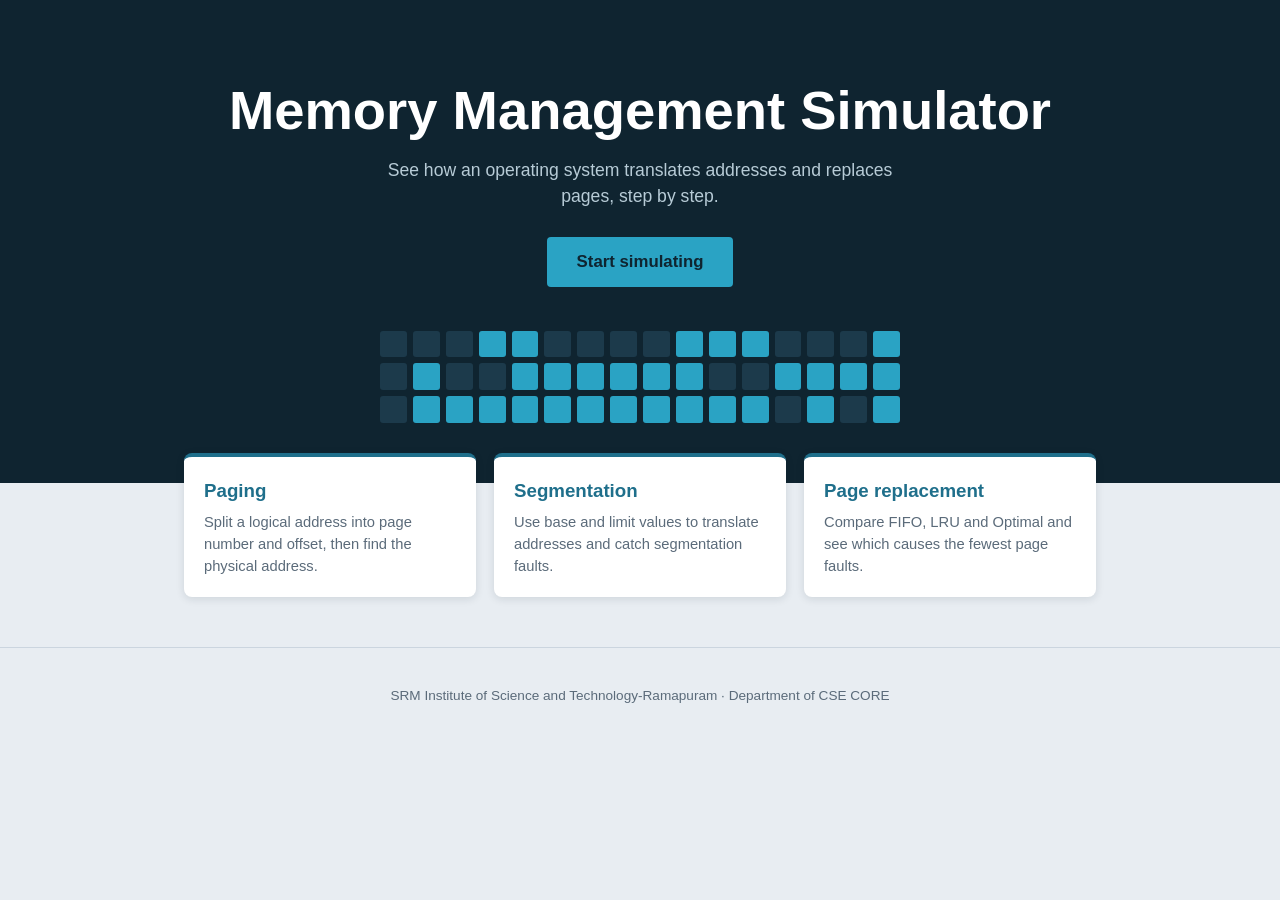
<file: index.html>
<!DOCTYPE html>
<html lang="en">
<head>
    <meta charset="UTF-8">
    <meta name="viewport" content="width=device-width, initial-scale=1.0">
    <title>Memory Management Simulator</title>
    <link rel="stylesheet" href="style.css">
</head>
<body>

    <header class="hero">
        <h1>Memory Management Simulator</h1>
        <p class="sub">See how an operating system translates addresses and replaces pages, step by step.</p>
        <a class="start" href="simulator.html">Start simulating</a>
        <div class="blocks" id="blocks"></div>
    </header>

    <section class="cards">
        <a class="card" href="simulator.html?tab=paging">
            <h3>Paging</h3>
            <p>Split a logical address into page number and offset, then find the physical address.</p>
        </a>
        <a class="card" href="simulator.html?tab=seg">
            <h3>Segmentation</h3>
            <p>Use base and limit values to translate addresses and catch segmentation faults.</p>
        </a>
        <a class="card" href="simulator.html?tab=vm">
            <h3>Page replacement</h3>
            <p>Compare FIFO, LRU and Optimal and see which causes the fewest page faults.</p>
        </a>
    </section>

    <footer>
        <p> SRM Institute of Science and Technology-Ramapuram · Department of CSE CORE </p>
    </footer>

    <script src="home.js"></script>
</body>
</html>
</file>
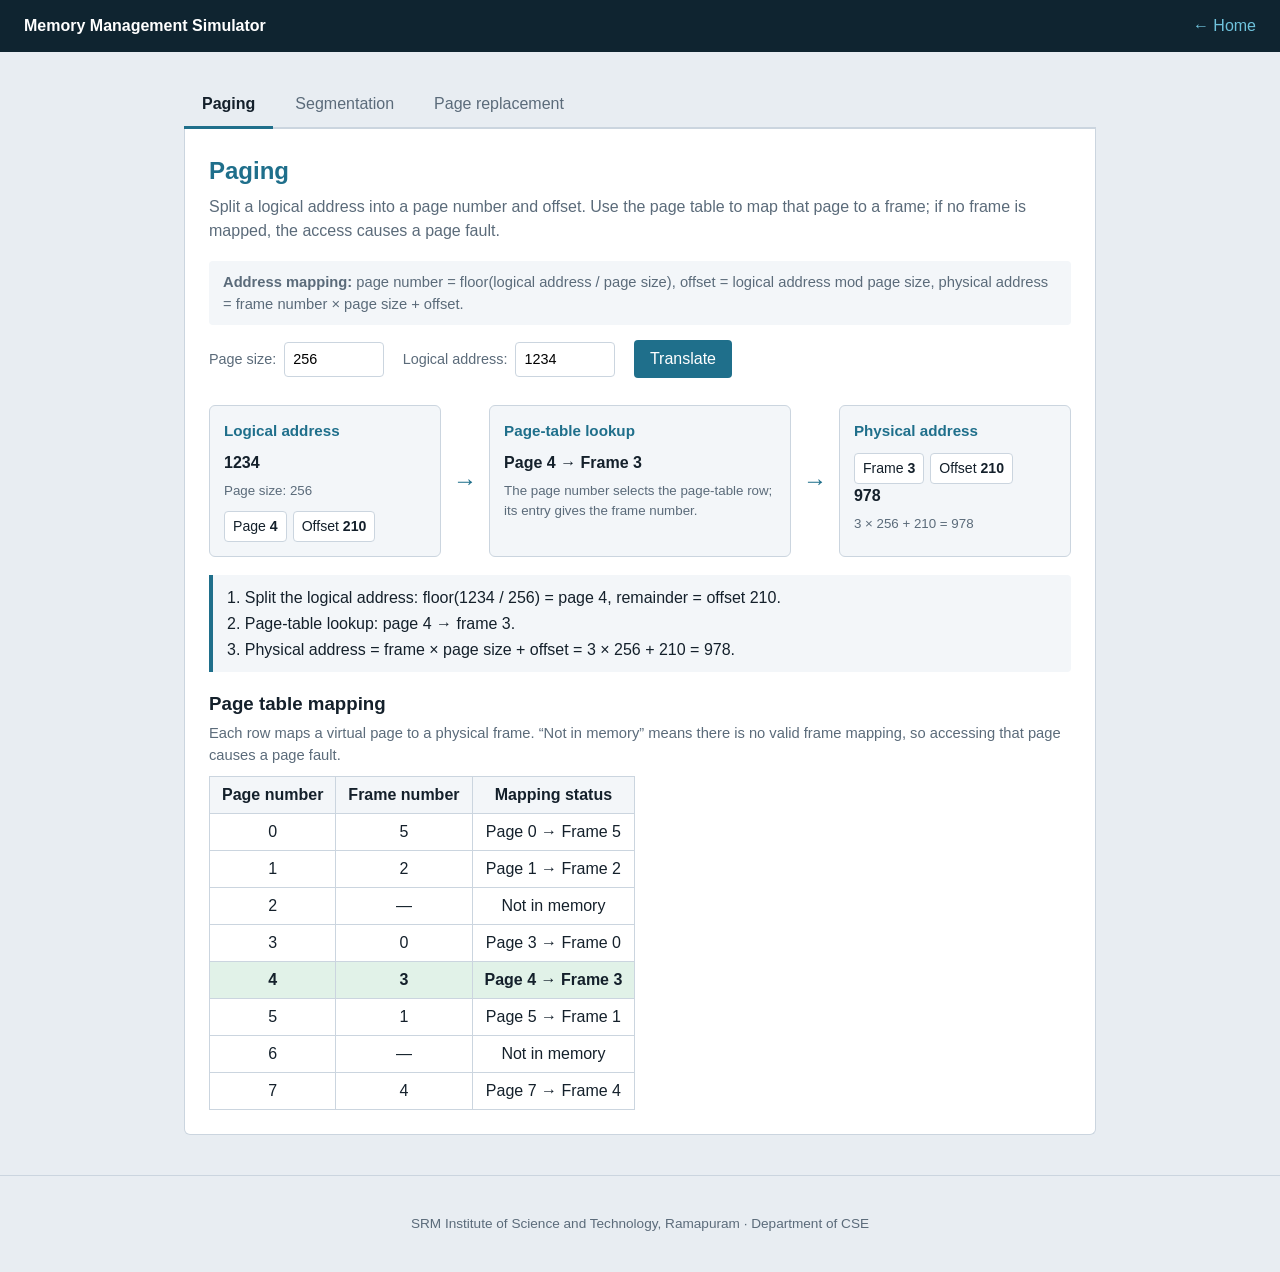
<file: simulator.html>
<!DOCTYPE html>
<html lang="en">
<head>
    <meta charset="UTF-8">
    <meta name="viewport" content="width=device-width, initial-scale=1.0">
    <title>Simulator - Memory Management Simulator</title>
    <link rel="stylesheet" href="style.css">
</head>
<body>

    <div class="topbar">
        <strong>Memory Management Simulator</strong>
        <a href="index.html">← Home</a>
    </div>

    <main>
        <div class="tabs">
            <button class="active" data-tab="paging">Paging</button>
            <button data-tab="seg">Segmentation</button>
            <button data-tab="vm">Page replacement</button>
        </div>

        <!-- ===== Paging ===== -->
        <section class="tab active" id="tab-paging">
            <h2>Paging</h2>
            <p class="intro">Split a logical address into a page number and offset. Use the page table to map that page to a frame; if no frame is mapped, the access causes a page fault.</p>
            <p class="paging-formula"><strong>Address mapping:</strong> page number = floor(logical address / page size), offset = logical address mod page size, physical address = frame number × page size + offset.</p>
            <label>Page size: <input id="pageSize" type="number" value="256"></label>
            <label>Logical address: <input id="address" type="number" value="1234"></label>
            <button id="translateBtn">Translate</button>
            <div class="paging-flow" aria-label="Paging address translation flow" aria-live="polite">
                <div class="paging-stage">
                    <h3>Logical address</h3>
                    <strong id="flowLogical">—</strong>
                    <small id="flowSplit">Split into page number and offset</small>
                    <div class="address-parts">
                        <span>Page <strong id="flowPage">—</strong></span>
                        <span>Offset <strong id="flowOffset">—</strong></span>
                    </div>
                </div>
                <span class="flow-arrow" aria-hidden="true">→</span>
                <div class="paging-stage" id="flowLookupStage">
                    <h3>Page-table lookup</h3>
                    <strong id="flowMapping">Page — → Frame —</strong>
                    <small>The page number selects the page-table row; its entry gives the frame number.</small>
                </div>
                <span class="flow-arrow" aria-hidden="true">→</span>
                <div class="paging-stage" id="flowPhysicalStage">
                    <h3>Physical address</h3>
                    <div class="address-parts">
                        <span>Frame <strong id="flowFrame">—</strong></span>
                        <span>Offset <strong id="flowPhysicalOffset">—</strong></span>
                    </div>
                    <strong id="flowPhysical">—</strong>
                    <small id="flowFormula">Frame × page size + offset</small>
                </div>
            </div>
            <p id="result"></p>
            <h3>Page table mapping</h3>
            <p class="table-note">Each row maps a virtual page to a physical frame. “Not in memory” means there is no valid frame mapping, so accessing that page causes a page fault.</p>
            <table id="pageTable"></table>
        </section>

        <!-- ===== Segmentation ===== -->
        <section class="tab" id="tab-seg">
            <h2>Segmentation</h2>
            <p class="intro">A logical address is a segment number and an offset. Look up the segment's base and limit; the offset must be smaller than the limit before it can be added to the base.</p>
            <p class="paging-formula"><strong>Address mapping:</strong> if offset &lt; limit, physical address = base + offset; otherwise, the address is invalid and causes a segmentation fault.</p>
            <label>Segment number: <input id="segNo" type="number" value="2"></label>
            <label>Offset: <input id="segOffset" type="number" value="53"></label>
            <button id="segBtn">Translate</button>
            <div class="paging-flow" aria-label="Segmentation address translation flow" aria-live="polite">
                <div class="paging-stage">
                    <h3>Logical address</h3>
                    <div class="address-parts">
                        <span>Segment <strong id="flowSegment">—</strong></span>
                        <span>Offset <strong id="flowSegOffset">—</strong></span>
                    </div>
                    <small>The segment number selects an entry in the segment table.</small>
                </div>
                <span class="flow-arrow" aria-hidden="true">→</span>
                <div class="paging-stage" id="flowSegLookupStage">
                    <h3>Segment-table lookup</h3>
                    <div class="address-parts">
                        <span>Base <strong id="flowBase">—</strong></span>
                        <span>Limit <strong id="flowLimit">—</strong></span>
                    </div>
                    <strong id="flowSegCheck">Check offset against limit</strong>
                    <small id="flowSegStatus">The offset must be less than the segment limit.</small>
                </div>
                <span class="flow-arrow" aria-hidden="true">→</span>
                <div class="paging-stage" id="flowSegPhysicalStage">
                    <h3>Physical address</h3>
                    <strong id="flowSegPhysical">—</strong>
                    <small id="flowSegFormula">Base + offset</small>
                </div>
            </div>
            <p id="segResult"></p>
            <h3>Segment table mapping</h3>
            <p class="table-note">Base is the starting physical address. Limit is the segment size and the offset must be in the range 0 to limit − 1.</p>
            <table id="segTable"></table>
        </section>

        <!-- ===== Page replacement ===== -->
        <section class="tab" id="tab-vm">
            <h2>Page replacement</h2>
            <p class="intro">FIFO, LRU and Optimal run together on the same reference string so you can compare them.</p>
            <label>Reference string: <input id="refString" value="7 0 1 2 0 3 0 4 2 3 0 3 2 1 2 0 1 7 0 1"></label>
            <label>Frames: <input id="frameCount" type="number" value="3" min="1"></label>
            <button id="runBtn">Run all algorithms</button>
            <p id="vmResult"></p>

            <div id="stats" class="stats"></div>
            <div id="details"></div>
        </section>
    </main>

    <footer>
        <p> SRM Institute of Science and Technology, Ramapuram · Department of CSE</p>
    </footer>

    <script src="script.js"></script>
</body>
</html>
</file>
<file: style.css>
* { box-sizing: border-box; }

body {
  margin: 0;
  font-family: "Segoe UI", sans-serif;
  background: #e8edf2;
  color: #14202b;
  line-height: 1.5;
}

/* ----- Front page ----- */
.hero {
  background: #0f2430;
  color: white;
  text-align: center;
  padding: 80px 24px 60px;
}
.tag {
  color: #6fc3dc;
  letter-spacing: 0.12em;
  text-transform: uppercase;
  font-size: 0.85rem;
  margin: 0 0 12px;
}
.hero h1 {
  font-size: clamp(2rem, 6vw, 3.4rem);
  margin: 0 0 14px;
  line-height: 1.15;
}
.sub {
  max-width: 560px;
  margin: 0 auto 28px;
  color: #b7cbd6;
  font-size: 1.1rem;
}
a.start {
  display: inline-block;
  padding: 12px 30px;
  font-size: 1.05rem;
  background: #2aa3c4;
  color: #0f2430;
  font-weight: 600;
  border-radius: 4px;
  text-decoration: none;
}
a.start:hover { background: #6fc3dc; }

.blocks {
  display: grid;
  grid-template-columns: repeat(16, 1fr);
  gap: 6px;
  max-width: 520px;
  margin: 44px auto 0;
}
.blocks span {
  aspect-ratio: 1;
  border-radius: 3px;
  background: #1c3a4b;
}
.blocks span.used { background: #2aa3c4; }

/* ----- Cards ----- */
.cards {
  display: grid;
  grid-template-columns: repeat(auto-fit, minmax(220px, 1fr));
  gap: 18px;
  max-width: 960px;
  margin: -30px auto 50px;
  padding: 0 24px;
}
a.card {
  display: block;
  text-decoration: none;
  color: inherit;
  background: white;
  border-radius: 8px;
  padding: 20px;
  border-top: 4px solid #1f6f8b;
  box-shadow: 0 2px 8px rgba(15, 36, 48, 0.12);
}
a.card:hover { transform: translateY(-3px); }
.card h3 { margin: 0 0 6px; color: #1f6f8b; }
.card p { margin: 0; font-size: 0.92rem; color: #5b6b7a; }

/* ----- Simulator page ----- */
.topbar {
  background: #0f2430;
  padding: 14px 24px;
  display: flex;
  justify-content: space-between;
  align-items: center;
}
.topbar strong { color: white; }
.topbar a { color: #6fc3dc; text-decoration: none; }
.topbar a:hover { color: white; }

main {
  max-width: 960px;
  margin: 30px auto 40px;
  padding: 0 24px;
}
.tabs { display: flex; gap: 4px; border-bottom: 2px solid #cbd5df; }
.tabs button {
  background: none;
  color: #5b6b7a;
  border-radius: 0;
  padding: 10px 18px;
  border-bottom: 3px solid transparent;
  margin-bottom: -2px;
}
.tabs button:hover { background: none; color: #14202b; }
.tabs button.active {
  color: #14202b;
  font-weight: 600;
  border-bottom-color: #1f6f8b;
}

.tab {
  display: none;
  background: white;
  padding: 24px;
  border: 1px solid #cbd5df;
  border-top: 0;
  border-radius: 0 0 6px 6px;
}
.tab.active { display: block; }
.tab h2 { margin: 0 0 6px; color: #1f6f8b; }
.intro { margin: 0 0 18px; color: #5b6b7a; }
h3 { margin: 18px 0 8px; }

label {
  display: inline-block;
  margin: 0 14px 10px 0;
  color: #5b6b7a;
  font-size: 0.9rem;
}
input, select {
  padding: 6px 8px;
  border: 1px solid #cbd5df;
  border-radius: 4px;
  font: inherit;
  margin-left: 4px;
}
input[type=number] { width: 100px; }
#refString { width: 340px; max-width: 100%; }

button {
  padding: 7px 16px;
  background: #1f6f8b;
  color: white;
  border: 0;
  border-radius: 4px;
  font: inherit;
  cursor: pointer;
}
button:hover { background: #17566d; }

#result, #segResult {
  background: #f3f6f9;
  border-left: 4px solid #1f6f8b;
  padding: 10px 14px;
  border-radius: 0 4px 4px 0;
}
#result, #segResult {
  white-space: pre-line;
  line-height: 1.6;
}
.paging-formula, .table-note {
  color: #5b6b7a;
  font-size: 0.92rem;
}
.paging-formula {
  background: #f3f6f9;
  border-radius: 4px;
  padding: 10px 14px;
}
.table-note { margin: -4px 0 10px; }
.paging-flow {
  display: grid;
  grid-template-columns: minmax(0, 1fr) auto minmax(0, 1.3fr) auto minmax(0, 1fr);
  align-items: stretch;
  gap: 12px;
  margin: 18px 0;
}
.paging-stage {
  min-width: 0;
  padding: 14px;
  background: #f3f6f9;
  border: 1px solid #cbd5df;
  border-radius: 6px;
}
.paging-stage h3 {
  margin: 0 0 8px;
  color: #1f6f8b;
  font-size: 0.95rem;
}
.paging-stage > strong {
  display: block;
  overflow-wrap: anywhere;
}
.paging-stage small {
  display: block;
  margin-top: 6px;
  color: #5b6b7a;
}
.address-parts {
  display: flex;
  flex-wrap: wrap;
  gap: 6px;
  margin-top: 10px;
}
.address-parts span {
  padding: 4px 8px;
  background: white;
  border: 1px solid #cbd5df;
  border-radius: 4px;
  font-size: 0.88rem;
}
.flow-arrow {
  align-self: center;
  color: #1f6f8b;
  font-size: 1.5rem;
  font-weight: 700;
}
.paging-stage.is-unavailable {
  background: #fbe3ec;
  border-color: #e7a9bf;
}
.current-page td {
  background: #e1f2e8;
  font-weight: 600;
}
#vmResult { color: #b4235a; }
p:empty { display: none; }

table { border-collapse: collapse; background: white; }
td, th { border: 1px solid #cbd5df; padding: 6px 12px; text-align: center; }
th { background: #f3f6f9; }

.fault { background: #fbe3ec; color: #b4235a; }
.hit { background: #e1f2e8; color: #2e7d4f; }
.evict { color: #5b6b7a; font-size: 0.85rem; }

/* ----- Page replacement results ----- */
.stats {
  display: grid;
  grid-template-columns: repeat(auto-fit, minmax(200px, 1fr));
  gap: 16px;
  margin: 24px 0;
}
.stat {
  position: relative;
  background: white;
  border: 1px solid #cbd5df;
  border-top: 4px solid #8aa0b0;
  border-radius: 8px;
  padding: 18px;
}
.stat.best {
  border-top-color: #2e7d4f;
  box-shadow: 0 2px 10px rgba(46, 125, 79, 0.2);
}
.stat h3 {
  margin: 0;
  color: #5b6b7a;
  font-size: 0.95rem;
  text-transform: uppercase;
  letter-spacing: 0.06em;
}
.stat .num { font-size: 2.6rem; font-weight: 700; line-height: 1.1; margin: 6px 0 2px; }
.stat small { color: #5b6b7a; }
.badge {
  position: absolute;
  top: 12px;
  right: 12px;
  background: #e1f2e8;
  color: #2e7d4f;
  font-size: 0.75rem;
  font-weight: 600;
  padding: 3px 9px;
  border-radius: 20px;
}
.bar { height: 8px; background: #e8edf2; border-radius: 4px; margin-top: 12px; overflow: hidden; }
.bar div { width: 0; height: 100%; background: #8aa0b0; border-radius: 4px; transition: width 0.8s; }
.stat.best .bar div { background: #2e7d4f; }

@media (max-width: 700px) {
  .paging-flow {
    grid-template-columns: 1fr;
  }
  .flow-arrow {
    justify-self: center;
    transform: rotate(90deg);
  }
}

.algo-card {
  background: white;
  border: 1px solid #cbd5df;
  border-radius: 8px;
  padding: 20px;
  margin-bottom: 20px;
}
.algo-card h3 { margin: 0 0 2px; color: #1f6f8b; font-size: 1.2rem; }
.desc { margin: 0 0 14px; color: #5b6b7a; font-size: 0.92rem; }
.scroll { overflow-x: auto; }

footer {
  text-align: center;
  padding: 24px;
  color: #5b6b7a;
  font-size: 0.85rem;
  border-top: 1px solid #cbd5df;
}
</file>
